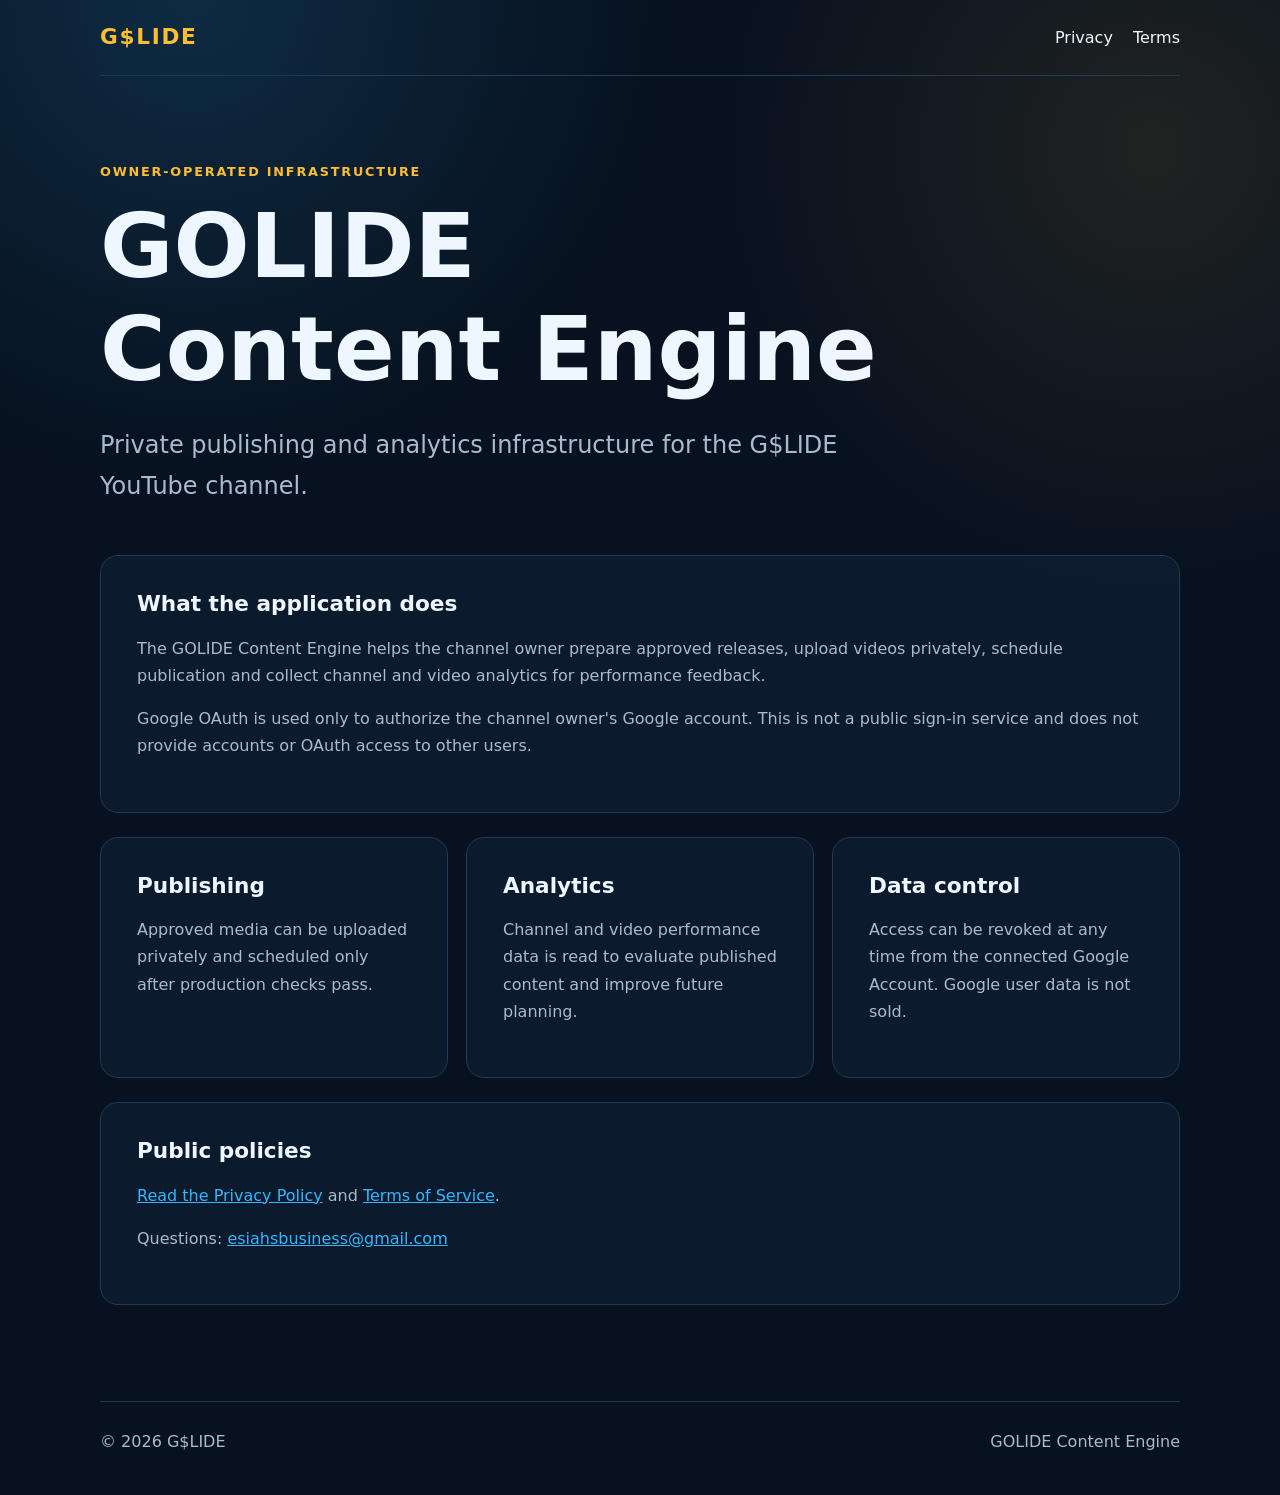
<file: index.html>
<!doctype html>
<html lang="en">
<head>
  <meta charset="utf-8">
  <meta name="viewport" content="width=device-width,initial-scale=1">
  <meta name="description" content="GOLIDE Content Engine — owner-operated YouTube publishing and analytics infrastructure.">
  <title>GOLIDE Content Engine</title>
  <link rel="stylesheet" href="/styles.css">
</head>
<body>
  <header class="site-header">
    <a class="brand" href="/">G$LIDE</a>
    <nav aria-label="Legal">
      <a href="/privacy/">Privacy</a>
      <a href="/terms/">Terms</a>
    </nav>
  </header>

  <main>
    <section class="hero">
      <p class="eyebrow">Owner-operated infrastructure</p>
      <h1>GOLIDE Content Engine</h1>
      <p class="lead">Private publishing and analytics infrastructure for the G$LIDE YouTube channel.</p>
    </section>

    <section class="panel">
      <h2>What the application does</h2>
      <p>The GOLIDE Content Engine helps the channel owner prepare approved releases, upload videos privately, schedule publication and collect channel and video analytics for performance feedback.</p>
      <p>Google OAuth is used only to authorize the channel owner's Google account. This is not a public sign-in service and does not provide accounts or OAuth access to other users.</p>
    </section>

    <section class="grid">
      <article class="card">
        <h2>Publishing</h2>
        <p>Approved media can be uploaded privately and scheduled only after production checks pass.</p>
      </article>
      <article class="card">
        <h2>Analytics</h2>
        <p>Channel and video performance data is read to evaluate published content and improve future planning.</p>
      </article>
      <article class="card">
        <h2>Data control</h2>
        <p>Access can be revoked at any time from the connected Google Account. Google user data is not sold.</p>
      </article>
    </section>

    <section class="panel">
      <h2>Public policies</h2>
      <p><a href="/privacy/">Read the Privacy Policy</a> and <a href="/terms/">Terms of Service</a>.</p>
      <p>Questions: <a href="mailto:esiahsbusiness@gmail.com">esiahsbusiness@gmail.com</a></p>
    </section>
  </main>

  <footer>
    <span>© 2026 G$LIDE</span>
    <span>GOLIDE Content Engine</span>
  </footer>
</body>
</html>
</file>
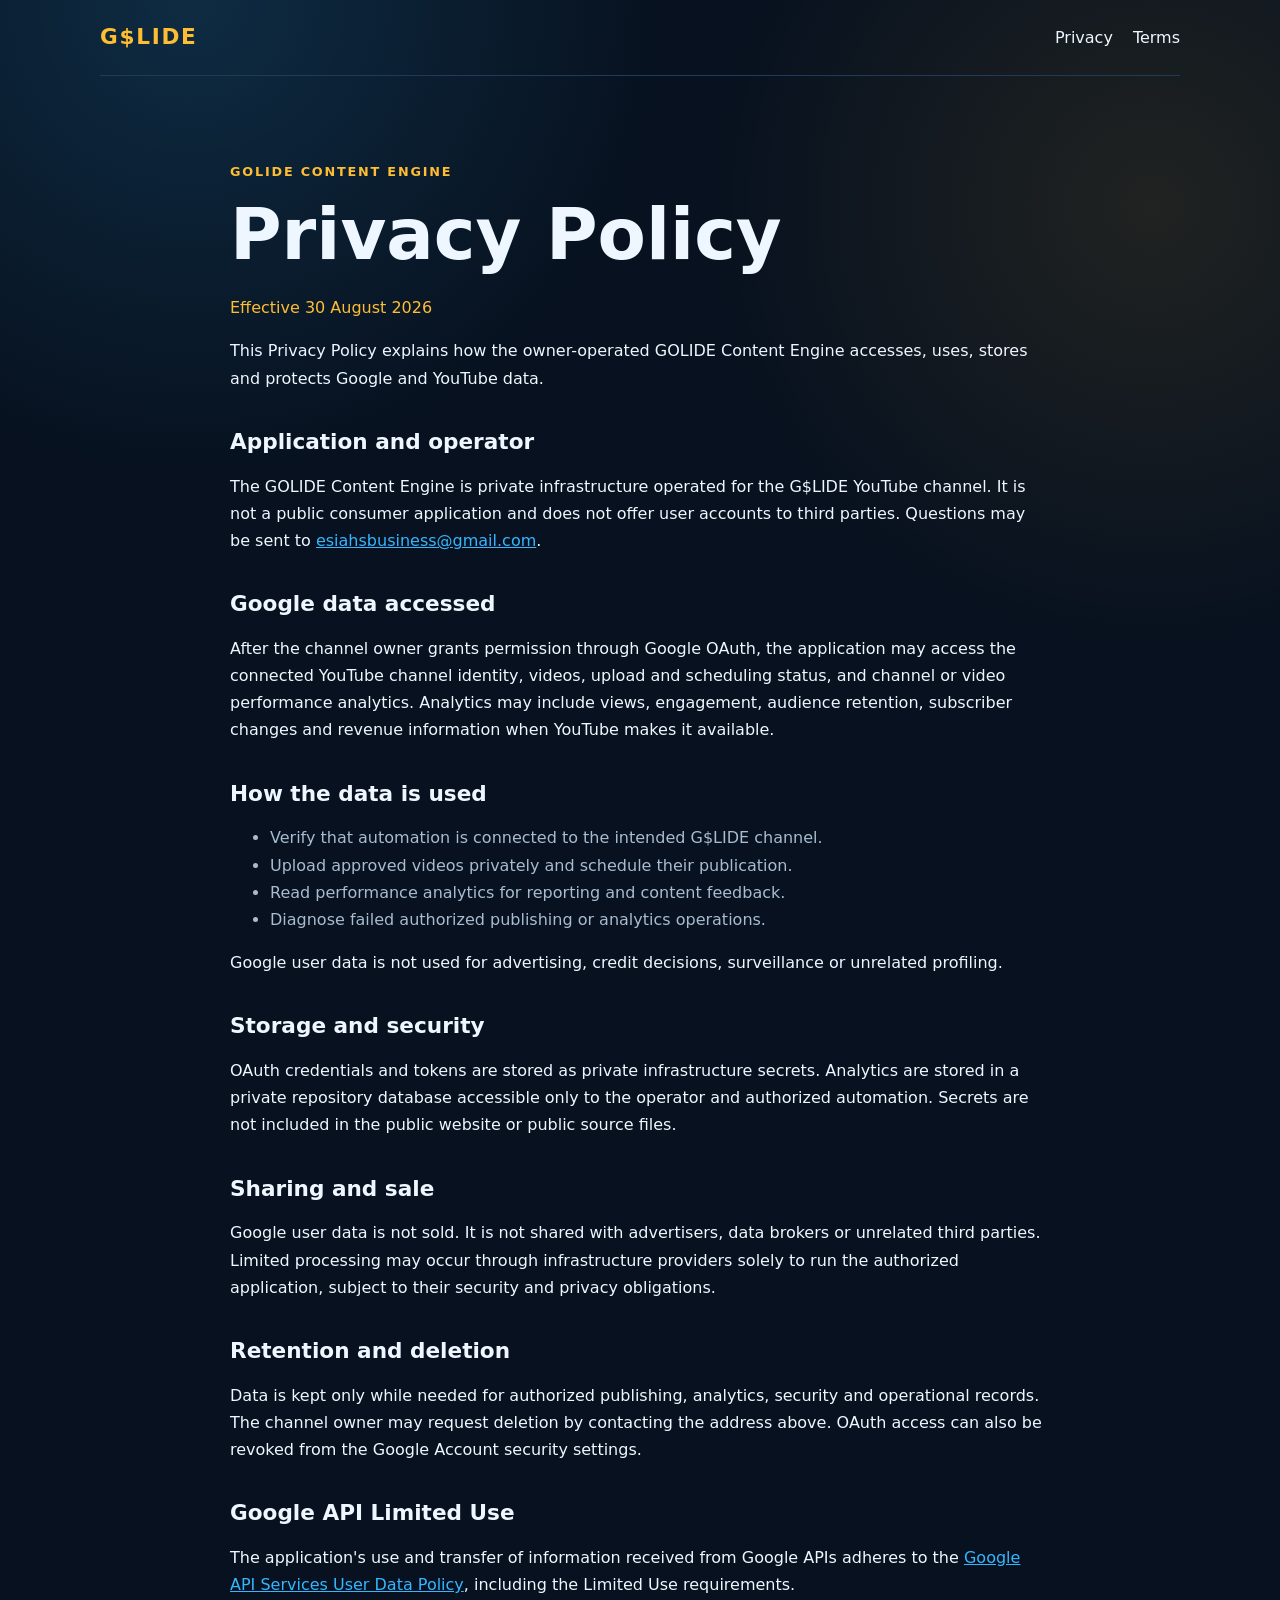
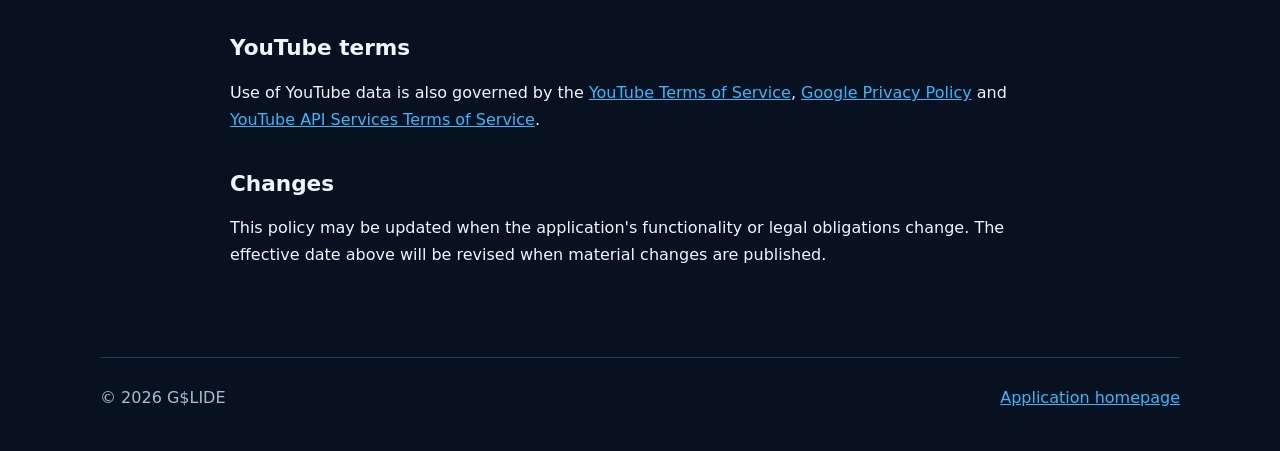
<file: privacy/index.html>
<!doctype html>
<html lang="en">
<head>
  <meta charset="utf-8">
  <meta name="viewport" content="width=device-width,initial-scale=1">
  <meta name="description" content="Privacy Policy for the GOLIDE Content Engine.">
  <title>Privacy Policy — GOLIDE Content Engine</title>
  <link rel="stylesheet" href="/styles.css">
</head>
<body>
  <header class="site-header">
    <a class="brand" href="/">G$LIDE</a>
    <nav aria-label="Legal">
      <a href="/privacy/">Privacy</a>
      <a href="/terms/">Terms</a>
    </nav>
  </header>

  <main class="policy">
    <p class="eyebrow">GOLIDE Content Engine</p>
    <h1>Privacy Policy</h1>
    <p class="meta">Effective 30 August 2026</p>

    <p>This Privacy Policy explains how the owner-operated GOLIDE Content Engine accesses, uses, stores and protects Google and YouTube data.</p>

    <h2>Application and operator</h2>
    <p>The GOLIDE Content Engine is private infrastructure operated for the G$LIDE YouTube channel. It is not a public consumer application and does not offer user accounts to third parties. Questions may be sent to <a href="mailto:esiahsbusiness@gmail.com">esiahsbusiness@gmail.com</a>.</p>

    <h2>Google data accessed</h2>
    <p>After the channel owner grants permission through Google OAuth, the application may access the connected YouTube channel identity, videos, upload and scheduling status, and channel or video performance analytics. Analytics may include views, engagement, audience retention, subscriber changes and revenue information when YouTube makes it available.</p>

    <h2>How the data is used</h2>
    <ul>
      <li>Verify that automation is connected to the intended G$LIDE channel.</li>
      <li>Upload approved videos privately and schedule their publication.</li>
      <li>Read performance analytics for reporting and content feedback.</li>
      <li>Diagnose failed authorized publishing or analytics operations.</li>
    </ul>
    <p>Google user data is not used for advertising, credit decisions, surveillance or unrelated profiling.</p>

    <h2>Storage and security</h2>
    <p>OAuth credentials and tokens are stored as private infrastructure secrets. Analytics are stored in a private repository database accessible only to the operator and authorized automation. Secrets are not included in the public website or public source files.</p>

    <h2>Sharing and sale</h2>
    <p>Google user data is not sold. It is not shared with advertisers, data brokers or unrelated third parties. Limited processing may occur through infrastructure providers solely to run the authorized application, subject to their security and privacy obligations.</p>

    <h2>Retention and deletion</h2>
    <p>Data is kept only while needed for authorized publishing, analytics, security and operational records. The channel owner may request deletion by contacting the address above. OAuth access can also be revoked from the Google Account security settings.</p>

    <h2>Google API Limited Use</h2>
    <p>The application's use and transfer of information received from Google APIs adheres to the <a href="https://developers.google.com/terms/api-services-user-data-policy" rel="noopener">Google API Services User Data Policy</a>, including the Limited Use requirements.</p>

    <h2>YouTube terms</h2>
    <p>Use of YouTube data is also governed by the <a href="https://www.youtube.com/t/terms" rel="noopener">YouTube Terms of Service</a>, <a href="https://policies.google.com/privacy" rel="noopener">Google Privacy Policy</a> and <a href="https://developers.google.com/youtube/terms/api-services-terms-of-service" rel="noopener">YouTube API Services Terms of Service</a>.</p>

    <h2>Changes</h2>
    <p>This policy may be updated when the application's functionality or legal obligations change. The effective date above will be revised when material changes are published.</p>
  </main>

  <footer>
    <span>© 2026 G$LIDE</span>
    <a href="/">Application homepage</a>
  </footer>
</body>
</html>
</file>
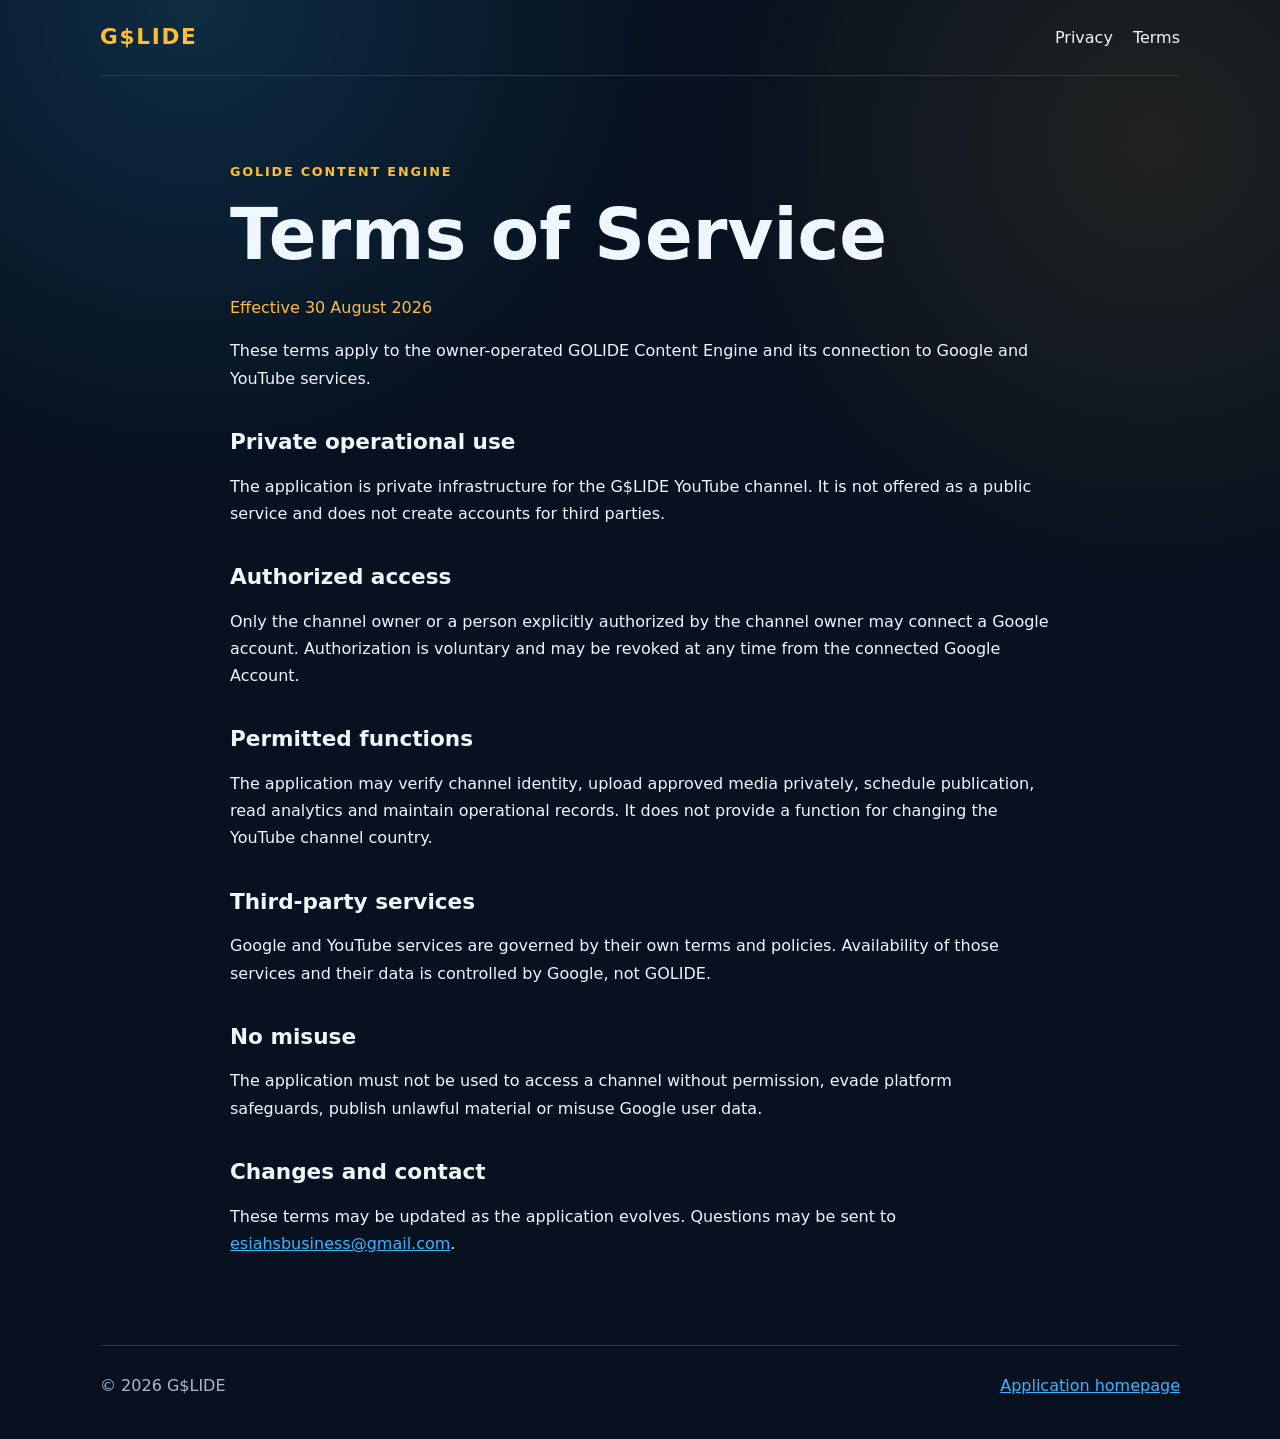
<file: terms/index.html>
<!doctype html>
<html lang="en">
<head>
  <meta charset="utf-8">
  <meta name="viewport" content="width=device-width,initial-scale=1">
  <meta name="description" content="Terms of Service for the GOLIDE Content Engine.">
  <title>Terms of Service — GOLIDE Content Engine</title>
  <link rel="stylesheet" href="/styles.css">
</head>
<body>
  <header class="site-header">
    <a class="brand" href="/">G$LIDE</a>
    <nav aria-label="Legal">
      <a href="/privacy/">Privacy</a>
      <a href="/terms/">Terms</a>
    </nav>
  </header>

  <main class="policy">
    <p class="eyebrow">GOLIDE Content Engine</p>
    <h1>Terms of Service</h1>
    <p class="meta">Effective 30 August 2026</p>

    <p>These terms apply to the owner-operated GOLIDE Content Engine and its connection to Google and YouTube services.</p>

    <h2>Private operational use</h2>
    <p>The application is private infrastructure for the G$LIDE YouTube channel. It is not offered as a public service and does not create accounts for third parties.</p>

    <h2>Authorized access</h2>
    <p>Only the channel owner or a person explicitly authorized by the channel owner may connect a Google account. Authorization is voluntary and may be revoked at any time from the connected Google Account.</p>

    <h2>Permitted functions</h2>
    <p>The application may verify channel identity, upload approved media privately, schedule publication, read analytics and maintain operational records. It does not provide a function for changing the YouTube channel country.</p>

    <h2>Third-party services</h2>
    <p>Google and YouTube services are governed by their own terms and policies. Availability of those services and their data is controlled by Google, not GOLIDE.</p>

    <h2>No misuse</h2>
    <p>The application must not be used to access a channel without permission, evade platform safeguards, publish unlawful material or misuse Google user data.</p>

    <h2>Changes and contact</h2>
    <p>These terms may be updated as the application evolves. Questions may be sent to <a href="mailto:esiahsbusiness@gmail.com">esiahsbusiness@gmail.com</a>.</p>
  </main>

  <footer>
    <span>© 2026 G$LIDE</span>
    <a href="/">Application homepage</a>
  </footer>
</body>
</html>
</file>
<file: styles.css>
:root {
  color-scheme: dark;
  --bg: #07111f;
  --panel: #0d1c30;
  --line: #203a59;
  --text: #eef6ff;
  --muted: #a9bbcf;
  --blue: #34b7ff;
  --gold: #ffbd32;
}

* { box-sizing: border-box; }

body {
  margin: 0;
  min-height: 100vh;
  background:
    radial-gradient(circle at 15% 0%, rgba(52,183,255,.16), transparent 30rem),
    radial-gradient(circle at 90% 10%, rgba(255,189,50,.10), transparent 28rem),
    var(--bg);
  color: var(--text);
  font: 16px/1.7 Inter, ui-sans-serif, system-ui, -apple-system, BlinkMacSystemFont, "Segoe UI", sans-serif;
}

a { color: var(--blue); }

.site-header, footer, main {
  width: min(1080px, calc(100% - 40px));
  margin-inline: auto;
}

.site-header {
  min-height: 76px;
  display: flex;
  align-items: center;
  justify-content: space-between;
  border-bottom: 1px solid var(--line);
}

.brand {
  color: var(--gold);
  font-size: 1.35rem;
  font-weight: 900;
  letter-spacing: .08em;
  text-decoration: none;
}

nav { display: flex; gap: 20px; }
nav a { color: var(--text); text-decoration: none; }

main { padding: 72px 0; }

.hero { max-width: 780px; margin-bottom: 48px; }
.eyebrow {
  color: var(--gold);
  font-size: .8rem;
  font-weight: 800;
  letter-spacing: .14em;
  text-transform: uppercase;
}

h1, h2 { line-height: 1.15; }
h1 { margin: 10px 0 18px; font-size: clamp(2.6rem, 7vw, 5.6rem); }
h2 { margin-top: 0; font-size: 1.35rem; }
.lead { color: var(--muted); font-size: clamp(1.1rem, 2.5vw, 1.5rem); }

.panel, .card {
  background: rgba(13,28,48,.86);
  border: 1px solid var(--line);
  border-radius: 18px;
  padding: clamp(22px, 4vw, 36px);
}

.panel { margin: 24px 0; }
.grid { display: grid; grid-template-columns: repeat(3, 1fr); gap: 18px; margin: 24px 0; }
.card p, .panel p, li { color: var(--muted); }

.policy { max-width: 820px; }
.policy h1 { font-size: clamp(2.3rem, 6vw, 4.4rem); }
.policy h2 { margin-top: 38px; }
.policy .meta { color: var(--gold); }

footer {
  display: flex;
  justify-content: space-between;
  gap: 20px;
  padding: 26px 0 40px;
  color: var(--muted);
  border-top: 1px solid var(--line);
}

@media (max-width: 760px) {
  .grid { grid-template-columns: 1fr; }
  main { padding: 48px 0; }
  footer { flex-direction: column; }
}
</file>
